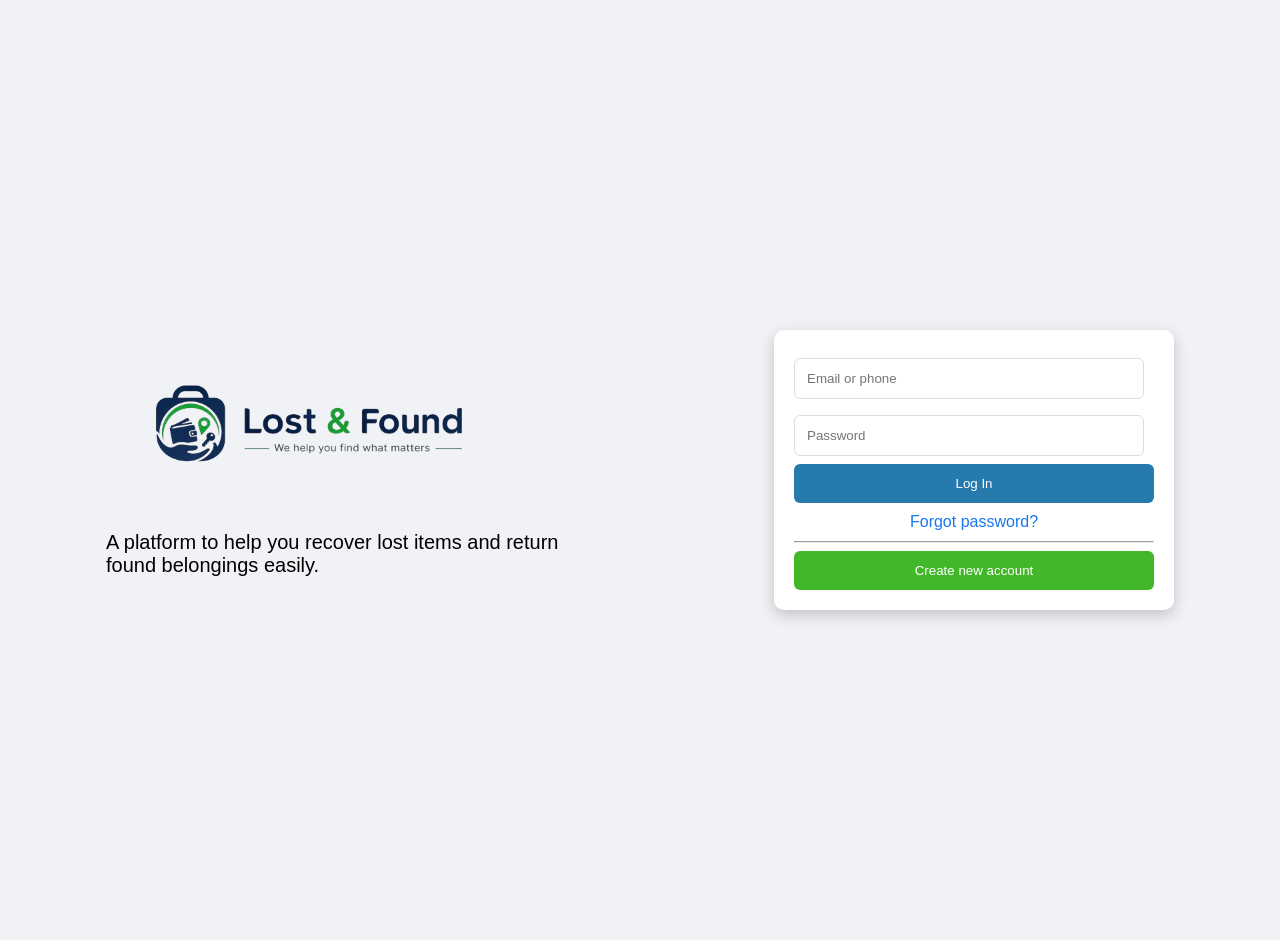
<file: index.html>
<!DOCTYPE html>
<html lang="en">
<head>
    <meta charset="UTF-8">
    <title>Signup Login</title>
    <link rel="stylesheet" href="login.css">
</head>
<body>

<div class="container">
    <div class="left">
        <img src="./assets/logo.png" alt="" width="400px">
        <p>A platform to help you recover lost items and return found belongings easily.</p>
    </div>

    <div class="right">
        <div class="card">
            <input type="text" placeholder="Email or phone" id="email-login">
            <input type="password" placeholder="Password" id="password-login">
            <button class="login-btn" id="login-button">Log In</button>

            <div class="link" onclick="openForgotModal()">Forgot password?</div>
            <hr>
            <button class="signup-btn" onclick="openModal()">Create new account</button>
        </div>
    </div>
</div>

<div class="modal" id="signupModal">
    <div class="modal-content">
        <span class="close" onclick="closeModal()">&times;</span>
        <h2>Sign Up</h2>
        <input type="text" placeholder="First Name" id="firstName">
        <input type="text" placeholder="Last Name" id="lastName">
        <input type="text" placeholder="Email" id="signupEmail">
        <input type="password" placeholder="Password" id="signupPassword">
        <input type="number" placeholder="Phone Number" id="phoneNumber">
        <button class="signup-btn">Sign Up</button>
    </div>
</div>

<div class="modal" id="forgotModal">
    <div class="modal-content">
        <span class="close" onclick="closeForgotModal()">&times;</span>
        <h2>Forgot Password</h2>
        <p style="font-size: 13px; margin-bottom: 10px; color: #666;">Enter your registered email to receive OTP.</p>
        <input type="text" placeholder="Enter Email" id="forgot-email-input">
        <button class="login-btn" id="forgot-password-submit">Send OTP</button>
    </div>
</div>

<div class="modal" id="resetModal">
    <div class="modal-content">
        <span class="close" onclick="closeResetModal()">&times;</span>
        <h2>Reset Password</h2>
        <input type="text" placeholder="Enter 6-Digit OTP" id="reset-otp-input">
        <input type="password" placeholder="Enter New Password" id="new-password-input">
        <button class="signup-btn" id="reset-password-submit">Update Password</button>
    </div>
</div>

<script src="login.js"></script>
</body>
</html>
</file>
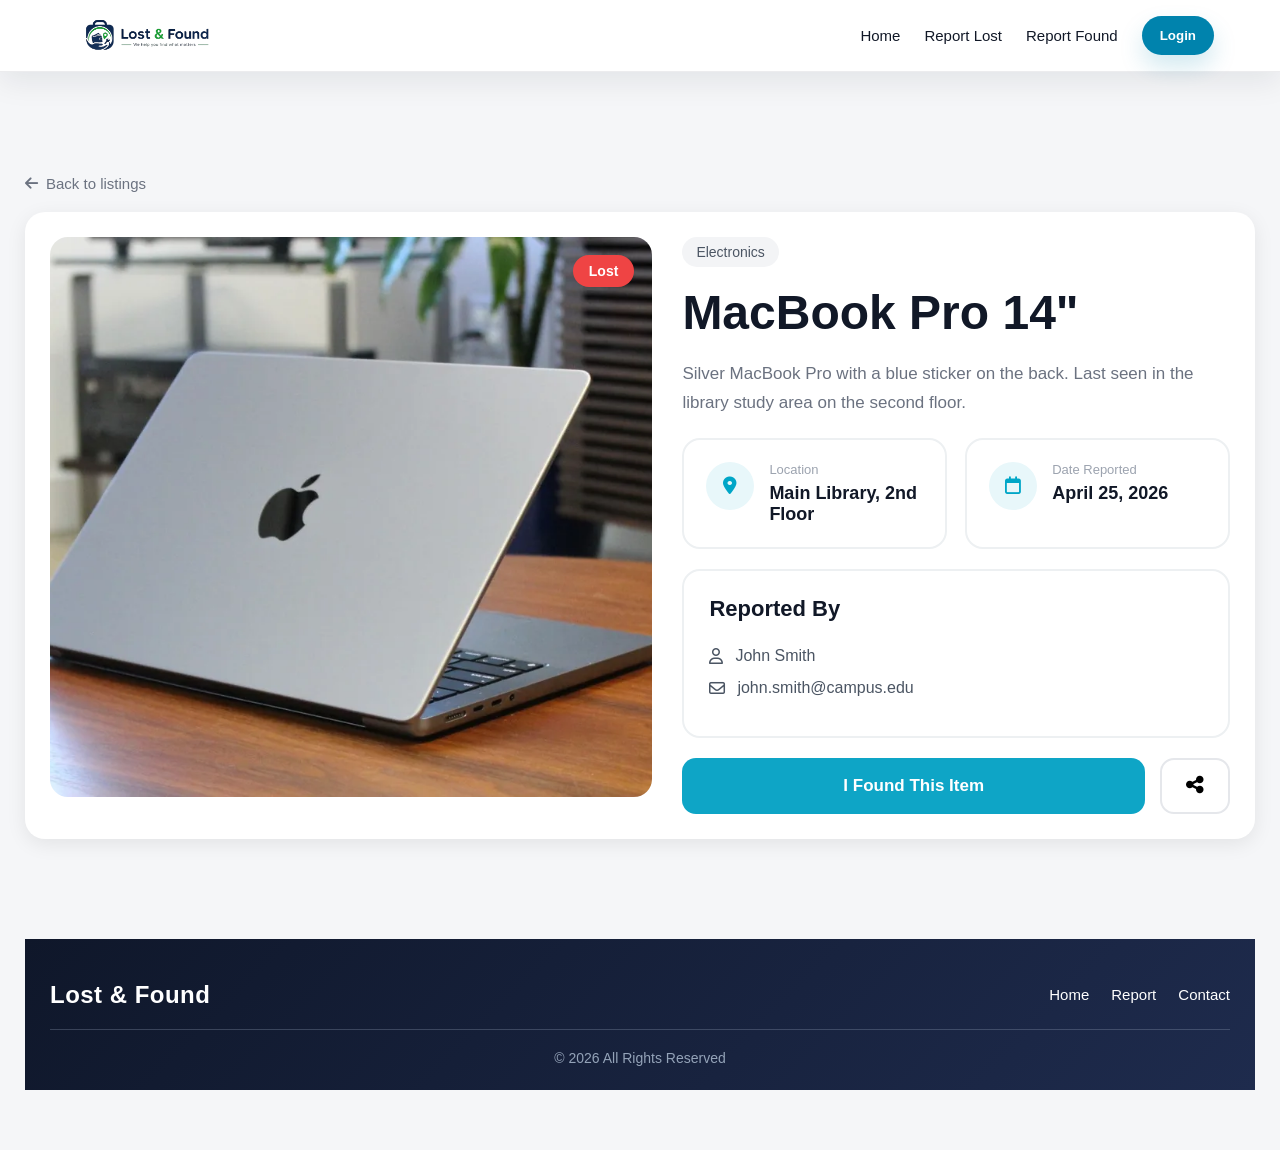
<file: item_details.html>
<!doctype html>
<html lang="en">

<head>
    <meta charset="UTF-8" />
    <meta name="viewport" content="width=device-width, initial-scale=1.0" />
    <title>Document</title>
    <link rel="stylesheet" href="item_details.css" />
    <!-- Font Awesome -->
    <link rel="stylesheet" href="https://cdnjs.cloudflare.com/ajax/libs/font-awesome/6.5.1/css/all.min.css" />

</head>
<body>

    <!-- navbar -->
    <header>
        <div class="header-container">
            <div class="logo"><a href="home page/index.html">
                <img src="../assets/logo.png" alt="" /></a>
            </div>
            <div class="page-list">
                <ul>
                    <li><a href="home page/index.html">Home</a></li>
                    <li><a href="../report item/report.html">Report Lost</a></li>
                    <li><a href="../report item/report.html">Report Found</a></li>
                </ul>

                <button class="user-greeting">Hi, Shahid 👤</button>
            </div>
        </div>
    </header>

    <!-- details page -->
    <div class="container">
        <a href="#" class="back-btn">
            <i class="fa-solid fa-arrow-left"></i>
            Back to listings
        </a>

        <div class="card">
            <!-- left side -->
            <div class="image-box">
                <img src="assets/item_details img/macbook-pro-14-m2-max.webp" alt>
                <span class="status">Lost</span>
            </div>

            <!-- right side -->
            <div class="content">
                <span class="category">Electronics</span>
                <h1 class="title">MacBook Pro 14"</h1>
                <p class="description">
                    Silver MacBook Pro with a blue sticker on the back.
                    Last seen in the library study area on the second floor.
                </p>

                <div class="info-grid">
                    <div class="info-card">
                        <div class="icon">
                            <i class="fa-solid fa-location-dot"></i>
                        </div>
                        <div class="info-text">
                            <small>Location</small>
                            <h4>Main Library, 2nd Floor</h4>
                        </div>
                    </div>

                    <div class="info-card">
                        <div class="icon">
                            <i class="fa-regular fa-calendar"></i>
                        </div>
                        <div class="info-text">
                            <small>Date Reported</small>
                            <h4>April 25, 2026</h4>
                        </div>
                    </div>

                </div>

                <div class="report-card">
                    <h3>Reported By</h3>
                    <div class="report-item">
                        <i class="fa-regular fa-user"></i>
                        <span>John Smith</span>
                    </div>
                    <div class="report-item">
                        <i class="fa-regular fa-envelope"></i>
                        <span>john.smith@campus.edu</span>
                    </div>
                </div>

                <div class="bottom-buttons">
                    <button class="primary-btn" id="foundBtn">
                        I Found This Item
                    </button>
                    <button class="share-btn" id="shareBtn">
                        <i class="fa-solid fa-share-nodes"></i>
                    </button>

                </div>
            </div>
        </div>
    </div>

    <!-- footer  -->
    <div class="footer">
        <div class="footer-upper">
            <div class="footer-left">
                <h2 class="logo">Lost & Found</h2>
            </div>
            <div class="footer-mid">
                <a href="#">Home</a>
                <a href="#">Report</a>
                <a href="#">Contact</a>
            </div>
        </div>

        <hr />

        <div class="footer-right">
            <p class="copy">© 2026 All Rights Reserved</p>
        </div>
    </div>


    <script src="user.js"></script>
    <script src="item_details.js"></script>
</body>

</html>
</file>
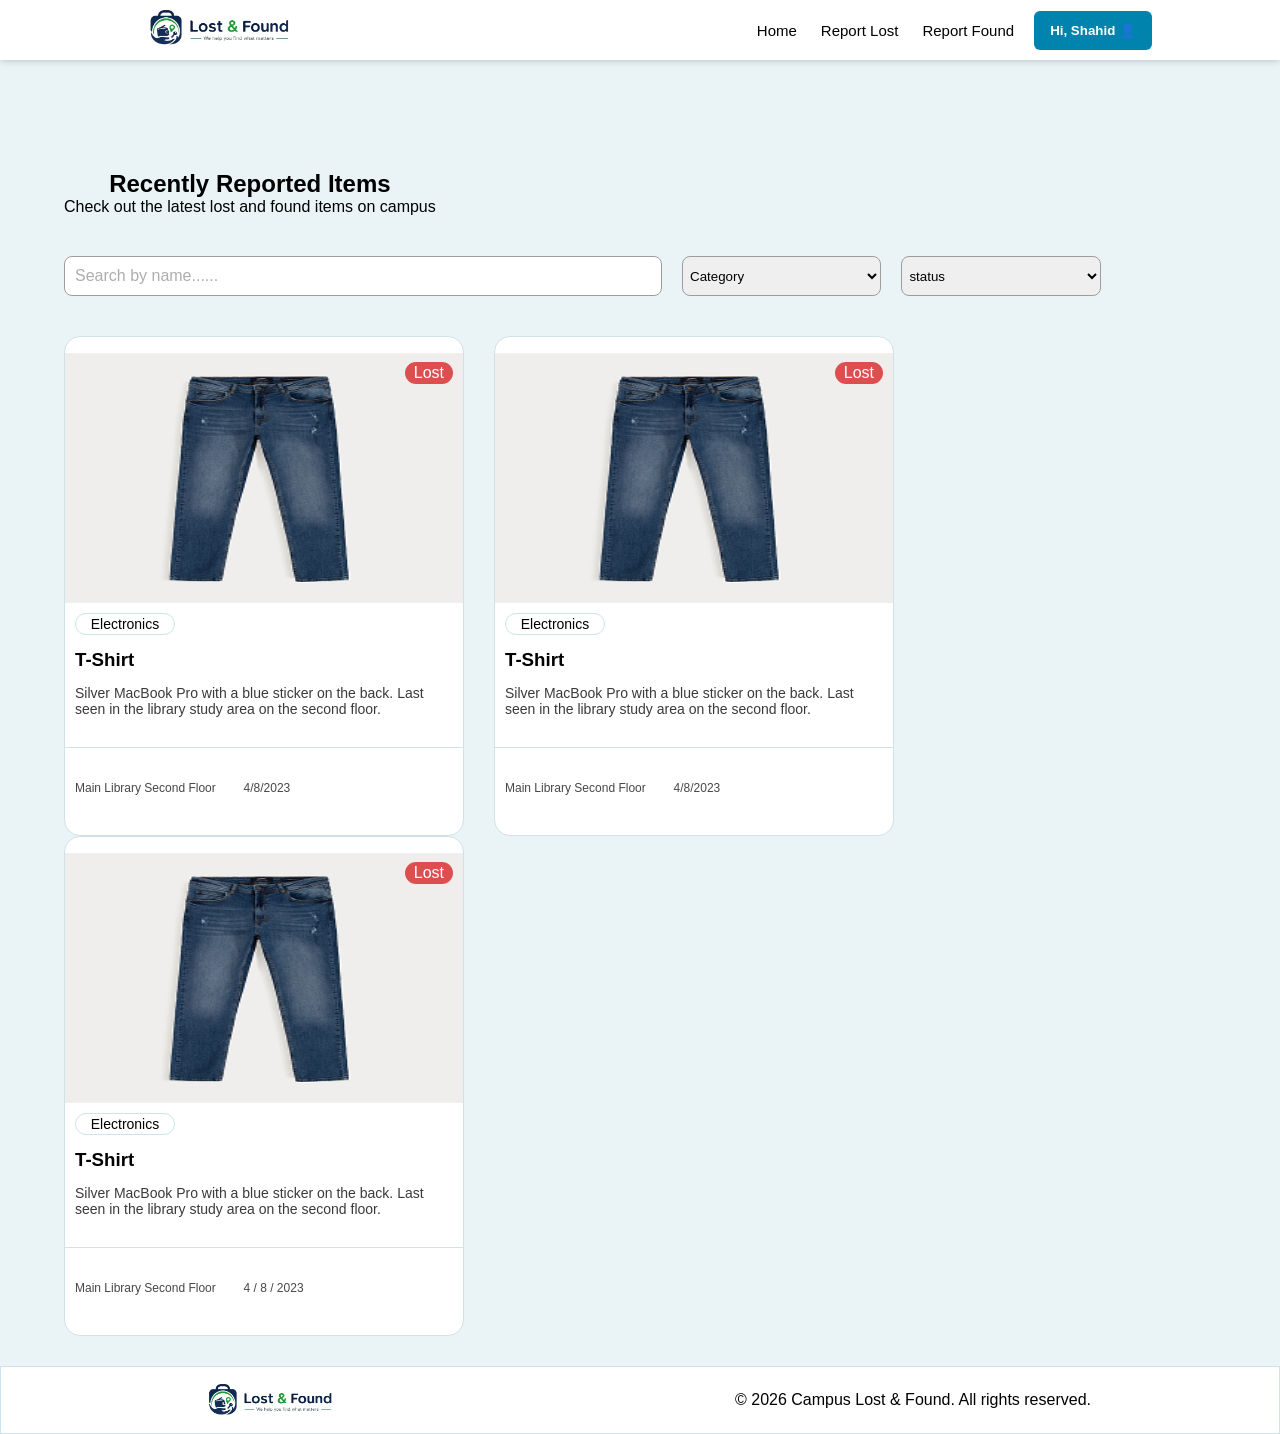
<file: filter-item/filter.html>
<!DOCTYPE html>
<html lang="en">
<head>
    <meta charset="UTF-8">
    <meta name="viewport" content="width=device-width, initial-scale=1.0">
    <title>filter-item</title>
    <link rel="stylesheet" href="../home page/style.css">
    <link rel="stylesheet" href="filter.css">
</head>
<body>
     <header>
      <div class="header-container">
        <div class="logo">
          <img src="../assets/logo.png" alt="" />
        </div>

        <div class="page-list">
          <ul>
             <li><a href="../index.html">Home</a></li>
            <li><a href="../report item/report.html">Report Lost</a></li>
            <li><a href="../report item/report.html">Report Found</a></li>
          </ul>

          <button>Hi, Shahid 👤</button>
        </div>
      </div>
    </header>


    <main>
          <section class="third-section">
        <div class="first">
          <div class="one">
            <h1>Recently Reported Items</h1>
            <p>Check out the latest lost and found items on campus</p>
          </div>
          
        </div>


           <div class="third">
            <input type="text" placeholder="Search by name......" >

           

     <select id="category">
  <option value="" disabled selected>Category</option>
  <option value="electronics">Electronics</option>
  <option value="id">ID Card</option>
  <option value="bag">Bag</option>
  <option value="books">Books</option>
  <option value="clothes">Clothing</option>
</select>


<select id="status">
  <option value="status" disabled selected>status</option>
  <option value="All">All</option>
  <option value="lost">Lost</option>
  <option value="found">Found</option>
  <option value="returned">Returned</option>
</select>
           </div>
         
        <div class="second">
        <div class="item-data">
            <p class="lost-logo">Lost</p>
            <img
              src="../assets/jeans.png"
              alt=""
              width="100%"
              height="250px"
            />
            <div class="item-data-text">
              <p class="type">Electronics</p>

              <h3>T-Shirt</h3>

              <p>
                Silver MacBook Pro with a blue sticker on the back. Last seen in
                the library study area on the second floor.
              </p>
            </div>

            <hr />

            <div class="show-date">
              <span
                ><i class="fa-solid fa-location-dot"></i>Main Library Second
                Floor</span
              >&nbsp;&nbsp; &nbsp;<span
                ><i class="fa-regular fa-calendar-days"></i>4/8/2023</span
              >
         </div>
          </div>



            <div class="item-data">
            <p class="lost-logo">Lost</p>
            <img
              src="../assets/jeans.png"
              alt=""
              width="100%"
              height="250px"
            />
            <div class="item-data-text">
              <p class="type">Electronics</p>

              <h3>T-Shirt</h3>

              <p>
                Silver MacBook Pro with a blue sticker on the back. Last seen in
                the library study area on the second floor.
              </p>
            </div>

            <hr />

            <div class="show-date">
              <span
                ><i class="fa-solid fa-location-dot"></i>Main Library Second
                Floor</span
              >&nbsp;&nbsp; &nbsp;<span
                ><i class="fa-regular fa-calendar-days"></i>4/8/2023</span
              >
         </div>
            
          </div>


             <div class="item-data">
            <p class="lost-logo">Lost</p>
            <img
              src="../assets/jeans.png"
              alt=""
              width="100%" height="250px"/>
            <div class="item-data-text">
              <p class="type">Electronics</p>

              <h3>T-Shirt</h3>

              <p>
                Silver MacBook Pro with a blue sticker on the back. Last seen in
                the library study area on the second floor.
              </p>
            </div>

            <hr />

            <div class="show-date">
              <span
                ><i class="fa-solid fa-location-dot"></i>Main Library Second
                Floor</span
              >&nbsp;&nbsp; &nbsp;<span
                ><i class="fa-regular fa-calendar-days"></i>4 / 8 / 2023</span
              >
         </div>
            
          </div>
           


        </div>
      </section>
    </main>

        <footer>
        <div class="footer-logo">
            <img src="../assets/logo.png" alt="" width="100%">
        </div>
        <div class="footer-text">
            <p>© 2026 Campus Lost & Found. All rights reserved.</p>
        </div>
    </footer>



    
</body>
</html>
</file>
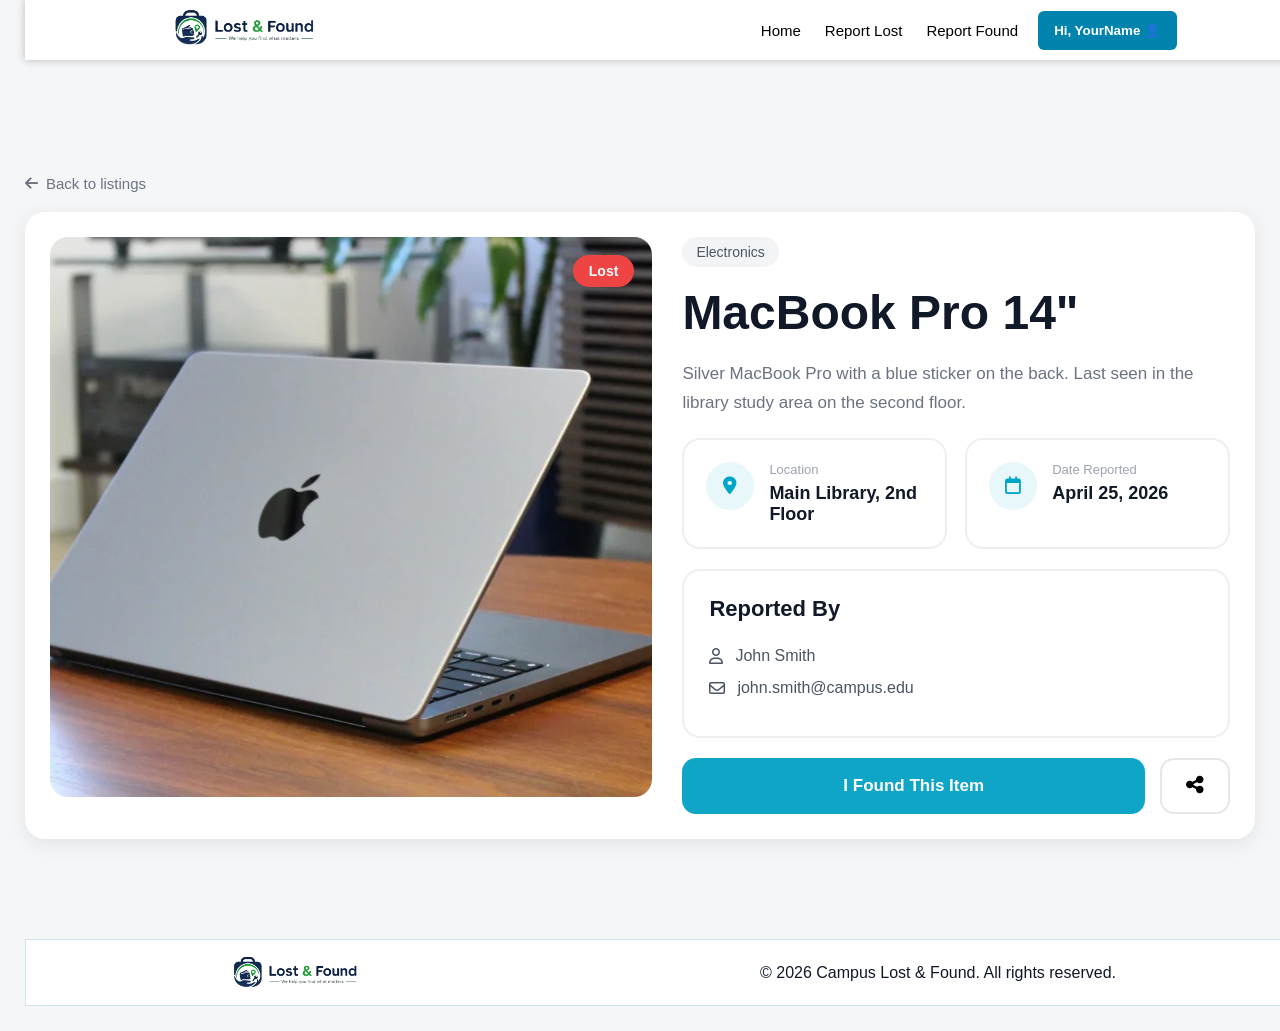
<file: item_detail page/item_details.html>
<!doctype html>
<html lang="en">
    <head>
        <meta charset="UTF-8" />
        <meta name="viewport" content="width=device-width, initial-scale=1.0" />
        <title>Document</title>
        <link rel="stylesheet" href="item_details.css" />
        <!-- Font Awesome -->
        <link rel="stylesheet"
            href="https://cdnjs.cloudflare.com/ajax/libs/font-awesome/6.5.1/css/all.min.css" />

    </head>
    <body>

        <!-- navbar -->
          <header>
      <div class="header-container">
        <div class="logo">
          <a href="../home page/index.html">
          <img src="../assets/logo.png" alt="" /></a>
        </div>

        <div class="page-list">
          <ul>
            <li><a href="../home page/index.html">Home</a></li>
            <li><a href="../report item/report.html">Report Lost</a></li>
            <li><a href="../report item/report.html">Report Found</a></li>
          </ul>

          <button class="user-greeting">Hi, YourName 👤</button>
        </div>
      </div>
    </header>

        <!-- details page -->
        <div class="container">
            <a href="#" class="back-btn">
                <i class="fa-solid fa-arrow-left"></i>
                Back to listings
            </a>

            <div class="card">
                <!-- left side -->
                <div class="image-box">
                    <img
                        src="/assets/item_details img/macbook-pro-14-m2-max.webp"
                        alt>
                    <span class="status">Lost</span>
                </div>

                <!-- right side -->
                <div class="content">
                    <span class="category">Electronics</span>
                    <h1 class="title">MacBook Pro 14"</h1>
                    <p class="description">
                        Silver MacBook Pro with a blue sticker on the back.
                        Last seen in the library study area on the second floor.
                    </p>

                    <div class="info-grid">
                        <div class="info-card">
                            <div class="icon">
                                <i class="fa-solid fa-location-dot"></i>
                            </div>
                            <div class="info-text">
                                <small>Location</small>
                                <h4>Main Library, 2nd Floor</h4>
                            </div>
                        </div>

                        <div class="info-card">
                            <div class="icon">
                                <i class="fa-regular fa-calendar"></i>
                            </div>
                            <div class="info-text">
                                <small>Date Reported</small>
                                <h4>April 25, 2026</h4>
                            </div>
                        </div>

                    </div>

                    <div class="report-card">
                        <h3>Reported By</h3>
                        <div class="report-item">
                            <i class="fa-regular fa-user"></i>
                            <span>John Smith</span>
                        </div>
                        <div class="report-item">
                            <i class="fa-regular fa-envelope"></i>
                            <span>john.smith@campus.edu</span>
                        </div>
                    </div>

                    <div class="bottom-buttons">
                        <button class="primary-btn" id="foundBtn">
                            I Found This Item
                        </button>
                        <button class="share-btn" id="shareBtn">
                            <i class="fa-solid fa-share-nodes"></i>
                        </button>

                    </div>
                </div>
            </div>
        </div>

        <!-- footer  -->
     <footer>
        <div class="footer-logo">
            <img src="../assets/logo.png" alt="" width="100%">
        </div>
        <div class="footer-text">
            <p>© 2026 Campus Lost & Found. All rights reserved.</p>
        </div>
    </footer>

        <script src="item_details.js"></script>
    </body>
</html>
</file>
<file: login.css>
body {
    margin: 0;
    font-family: Arial, sans-serif;
    background: #f0f2f5;
    box-sizing: border-box;
}

/* MAIN LAYOUT */
.container {
    display: flex;
    justify-content: space-around;
    align-items: center;
    height: 100vh;
    padding: 20px;
}

/* LEFT SIDE */
.left {
    width: 40%;
}

.left p {
    font-size: 20px;
}

/* RIGHT SIDE */
.right {
    width: 400px;
}

/* CARD */
.card {
    background: #fff;
    padding: 20px;
    border-radius: 10px;
    box-shadow: 0 5px 15px rgba(0,0,0,0.2);
}

.card input {
    width: 90%;
    padding: 12px;
    margin: 8px 0;
    border: 1px solid #ddd;
    border-radius: 6px;
    outline: none;
}

.card input:focus {
    border: 1px solid #277aae;
}

/* BUTTONS */
.login-btn {
    width: 100%;
    background: #277aae;
    color: white;
    border: none;
    padding: 12px;
    border-radius: 6px;
    cursor: pointer;
}

.signup-btn {
    width: 100%;
    background: #42b72a;
    color: white;
    border: none;
    padding: 12px;
    border-radius: 6px;
    cursor: pointer;
}

.login-btn:hover {
    background: #166fe5;
}

.signup-btn:hover {
    background: #36a420;
}

.link {
    text-align: center;
    margin: 10px 0;
    color: #1877f2;
    cursor: pointer;
}

/* MODAL */
.modal {
    display: none;
    position: fixed;
    top: 0;
    left: 0;
    width: 100%;
    height: 100%;
    background: rgba(0,0,0,0.5);
    justify-content: center;
    align-items: center;
    z-index: 1000;
}

.modal-content {
    background: white;
    padding: 20px;
    border-radius: 10px;
    width: 350px;
}

.modal-content input {
    width: 95%;
    padding: 10px;
    margin: 6px 0;
}

.close {
    float: right;
    cursor: pointer;
    font-size: 20px;
}

/* =========================
   TABLET
========================= */
@media (max-width: 992px) {
    .container {
        flex-direction: column;
        justify-content: center;
        height: auto;
        gap: 30px;
    }

    .left {
        width: 80%;
        text-align: center;
    }

    .right {
        width: 80%;
    }
}

/* =========================
   MOBILE
========================= */
@media (max-width: 600px) {
    .container {
        padding: 10px;
    }

    .left {
        width: 100%;
    }

    .left p {
        font-size: 16px;
    }

    .right {
        width: 100%;
    }

    .card {
        padding: 15px;
    }

    .card input {
        width: 100%;
        font-size: 14px;
    }

    .login-btn,
    .signup-btn {
        padding: 10px;
        font-size: 14px;
    }

    .modal-content {
        width: 90%;
    }
}
</file>
<file: item_details.css>
* {
            margin: 0;
            padding: 0;
            box-sizing: border-box;
            font-family: Arial, Helvetica, sans-serif;
        }

        body {
            background: #f5f6f8;
            color: #111827;
            padding: 25px 25px 60px;
            min-height: 100vh;
        }

        /* navbar  */
        header {
            position: fixed;
            top: 0;
            left: 0;
            right: 0;
            height: 72px;
            display: flex;
            justify-content: center;
            align-items: center;
            background: rgba(255, 255, 255, 0.98);
            border-bottom: 1px solid rgba(15, 23, 42, 0.08);
            box-shadow: 0 10px 30px rgba(15, 23, 42, 0.08);
            z-index: 10;
            backdrop-filter: blur(10px);
        }

        header .header-container {
            width: min(1180px, 100%);
            display: flex;
            justify-content: space-between;
            align-items: center;
            gap: 24px;
            padding: 0 16px;
        }

        .logo img {
            width: 160px;
            max-width: 100%;
            display: block;
        }

        .page-list {
            display: flex;
            align-items: center;
            gap: 24px;
            flex-wrap: wrap;
        }

        .page-list ul {
            display: flex;
            gap: 24px;
            list-style: none;
            align-items: center;
            flex-wrap: wrap;
        }

        .page-list li {
            font-size: 15px;
            font-weight: 500;
        }

        .page-list li a {
            text-decoration: none;
            color: #111827;
            transition: color 0.2s ease, transform 0.2s ease;
        }

        .page-list li a:hover,
        .page-list li a:focus {
            color: #0083ad;
            transform: translateY(-1px);
        }

        .page-list button {
            padding: 12px 18px;
            border: none;
            border-radius: 999px;
            background-color: #0083ad;
            color: #ffffff;
            font-weight: 700;
            cursor: pointer;
            box-shadow: 0 12px 25px rgba(0, 131, 173, 0.18);
            transition: background-color 0.2s ease, transform 0.2s ease;
        }

        .page-list button:hover,
        .page-list button:focus {
            background-color: #006d8f;
            transform: translateY(-1px);
        }

        .footer {
            width: 100%;
            background: linear-gradient(135deg, #0f172a 0%, #1e2b4d 100%);
            color: #e2e8f0;
            padding: 42px 24px 24px;
            display: flex;
            flex-direction: column;
            gap: 20px;
        }

        .footer-upper {
            width: min(1180px, 100%);
            margin: 0 auto;
            display: flex;
            justify-content: space-between;
            align-items: center;
            gap: 32px;
            flex-wrap: wrap;
        }

        .footer-left {
            display: flex;
            flex-direction: column;
            gap: 8px;
            color: #cbd5e1;
        }

        .footer-left .logo {
            font-size: 24px;
            font-weight: 700;
            letter-spacing: 0.02em;
            color: #ffffff;
        }

        .footer-mid {
            display: flex;
            flex-wrap: wrap;
            gap: 22px;
            align-items: center;
        }

        .footer-mid a {
            color: #ffffff;
            text-decoration: none;
            font-size: 15px;
            transition: color 0.2s ease, transform 0.2s ease;
            border-bottom: 1px solid transparent;
        }

        .footer-mid a:hover,
        .footer-mid a:focus {
            color: #a1bdff;
            border-bottom-color: #a1bdff;
            transform: translateY(-1px);
        }

        .footer hr {
            width: min(1180px, 100%);
            margin: 0 auto;
            border: none;
            height: 1px;
            background: rgba(148, 163, 184, 0.3);
        }

        .footer-right {
            width: min(1180px, 100%);
            margin: 0 auto;
            text-align: center;
            color: #94a3b8;
            font-size: 14px;
        }

        @media (max-width: 860px) {
            .header .header-container {
                justify-content: space-between;
                padding: 0 14px;
            }

            .page-list {
                width: 100%;
                justify-content: flex-end;
                gap: 16px;
            }

            .page-list ul {
                gap: 16px;
            }

            .page-list li {
                font-size: 14px;
            }

            .page-list button {
                padding: 10px 16px;
                font-size: 14px;
            }

            .footer-upper {
                justify-content: space-between;
                gap: 16px;
            }

            .footer-left {
                width: 100%;
            }

            .footer-mid {
                justify-content: flex-start;
                width: 100%;
            }

            .footer-right {
                text-align: left;
            }
        }

        @media (max-width: 640px) {
            header {
                height: auto;
                padding: 12px 0;
            }

            .header .header-container {
                flex-direction: column;
                align-items: flex-start;
            }

            .page-list {
                width: 100%;
                flex-direction: column;
                align-items: flex-start;
            }

            .page-list ul {
                flex-wrap: wrap;
                gap: 12px;
            }

            .footer-upper {
                flex-direction: column;
                align-items: flex-start;
            }

            .footer-mid {
                width: 100%;
                gap: 16px;
            }

            .footer-right {
                text-align: left;
            }
        }

        /* detail page css */

        .container {
            max-width: 1300px;
            margin: auto;
            margin-top: 150px;
            margin-bottom: 100px;
        }

        .back-btn {
            display: inline-flex;
            align-items: center;
            gap: 8px;
            text-decoration: none;
            color: #6b7280;
            margin-bottom: 20px;
            font-size: 15px;
            transition: 0.3s;
        }

        .back-btn:hover {
            color: #000;
        }

        .card {
            display: grid;
            grid-template-columns: 1.1fr 1fr;
            gap: 30px;
            background: #fff;
            padding: 25px;
            border-radius: 20px;
            box-shadow: 0 5px 20px rgba(0, 0, 0, 0.08);
        }

        /* LEFT IMAGE */
        .image-box {
            position: relative;
            overflow: hidden;
            border-radius: 18px;
            height: 560px;
        }

        .image-box img {
            width: 100%;
            height: 100%;
            object-fit: cover;
            display: block;
        }

        .status {
            position: absolute;
            top: 18px;
            right: 18px;
            background: #ef4444;
            color: #fff;
            padding: 8px 16px;
            border-radius: 999px;
            font-size: 14px;
            font-weight: 600;
        }

        /* RIGHT CONTENT */
        .content {
            display: flex;
            flex-direction: column;
            gap: 20px;
        }

        .category {
            width: max-content;
            background: #f3f4f6;
            color: #4b5563;
            padding: 7px 14px;
            border-radius: 999px;
            font-size: 14px;
            font-weight: 500;
        }

        .title {
            font-size: 48px;
            font-weight: 700;
            line-height: 1.1;
        }

        .description {
            color: #6b7280;
            line-height: 1.7;
            font-size: 17px;
        }

        .info-grid {
            display: grid;
            grid-template-columns: 1fr 1fr;
            gap: 18px;
        }

        .info-card {
            background: #fff;
            border: 2px solid #edf0f2;
            border-radius: 18px;
            padding: 22px;
            display: flex;
            align-items: flex-start;
            gap: 15px;
            transition: 0.3s;
        }

        .info-card:hover {
            transform: translateY(-3px);
            box-shadow: 0 5px 15px rgba(0, 0, 0, 0.05);
        }

        .icon {
            width: 48px;
            height: 48px;
            border-radius: 50%;
            background: #e8f7fa;
            color: #00a6c7;
            display: flex;
            align-items: center;
            justify-content: center;
            font-size: 18px;
            flex-shrink: 0;
        }

        .info-text small {
            display: block;
            color: #9ca3af;
            margin-bottom: 6px;
            font-size: 13px;
        }

        .info-text h4 {
            font-size: 18px;
            font-weight: 600;
        }

        .report-card {
            border: 2px solid #edf0f2;
            border-radius: 18px;
            padding: 25px;
        }

        .report-card h3 {
            margin-bottom: 25px;
            font-size: 22px;
        }

        .report-item {
            display: flex;
            align-items: center;
            gap: 12px;
            color: #4b5563;
            margin-bottom: 14px;
            font-size: 16px;
        }

        .bottom-buttons {
            margin-top: auto;
            display: flex;
            gap: 15px;
        }

        .primary-btn {
            flex: 1;
            border: none;
            background: #0ea5c6;
            color: #fff;
            padding: 18px;
            border-radius: 14px;
            font-size: 17px;
            font-weight: 600;
            cursor: pointer;
            transition: 0.3s;
        }

        .primary-btn:hover {
            background: #0284c7;
        }

        .share-btn {
            width: 70px;
            border: none;
            background: #fff;
            border: 2px solid #e5e7eb;
            border-radius: 14px;
            cursor: pointer;
            font-size: 20px;
            transition: 0.3s;
        }

        .share-btn:hover {
            background: #f3f4f6;
        }

        /* TABLET */
        @media(max-width:992px) {
            .card {
                grid-template-columns: 1fr;
            }

            .image-box {
                height: 450px;
            }

            .title {
                font-size: 40px;
            }
        }

        /* MOBILE */
        @media(max-width:600px) {

            body {
                padding: 15px;
            }

            .card {
                padding: 15px;
                gap: 20px;
            }

            .image-box {
                height: 300px;
            }

            .title {
                font-size: 32px;
            }

            .description {
                font-size: 15px;
            }

            .info-grid {
                grid-template-columns: 1fr;
            }

            .bottom-buttons {
                flex-direction: column;
            }

            .share-btn {
                width: 100%;
                height: 55px;
            }
        }
</file>
<file: home page/style.css>
*{
    margin: 0px;
    padding: 0px;
    box-sizing: border-box;
    font-family: 'Inter', sans-serif;
}
body{
 
   background-color: #eaf4f7;
   overflow-x: hidden;
   
}
button {
  cursor: pointer;
}

header{
    width: 100vw;
    height: 60px;
    display: flex;
    justify-content: center;
    align-items: center;
    background-color: white;
   box-shadow: 0px 0px 8px rgba(0,0,0,0.25);
   position: fixed;
   top: 0px;
   z-index: 2;
    backdrop-filter: blur(10px);

}

header .header-container{
    width: 80%;
    display: flex;
    justify-content: space-between;
    align-items: center;
    
}

 .logo img{
   width: 180px;
}

.page-list{
    display: flex;
    column-gap: 20px;
}

.page-list ul{
    list-style-type: none;
    display: flex;
    align-items: center;
    column-gap: 10px;
}

ul li{
    font-size: 15px;
    margin-left: 14px;
    cursor: pointer;
}

li a{
    text-decoration: none;
    color: black;
}

a:hover{
   color: #277aae;
}

.page-list button{
    padding: 12px  16px;
    border: none;
    color: white;
    border-radius: 6px;
    background-color: #0083ad;
    font-weight: bold;
}

main{
    width: 100vw;
    margin-top: 90px;
    display: flex;
    flex-direction: column;
    row-gap: 120px;
    align-items: center;
    justify-content: center;
    background-color: #eaf4f7;
    padding-top: 50px;

}

.first-section{
   width:85% ;
   display: flex;
   flex-direction: column;
   align-items: center;
   row-gap: 30px;

}

.first-section .main-logo{
padding: 8px 14px;
    background-color: #d8ebf2;
    border-radius: 15px;
    color: #0083ad;
}

.first-section h1{
    width: 800px;
    font-size: 40px;
    text-align: center;
}

.first-section p{
    width: 900px;
    color: rgb(58, 58, 58);
    font-size: 20px;
    text-align: center;
}

.first-section .search{
    display:flex;
    align-items:center ;
    column-gap: 20px;
}

.search input{
    width: 450px;
    height: 50px;
    border: 1px solid lightgray;
    border-radius: 8px;
    padding: 10px;
}
input::placeholder{
    color: rgb(175, 172, 172);
    font-size: 16px;

}

input:focus{
    border:3px solid #2598bf;
    outline: none;
}

.search button{
    padding: 14px 15px;
    background-color: #0083ad;
    color: white;
    border: none;
    border-radius: 7px;
}

.first-section .show-item{
    width: 100%;
    display: flex;
    justify-content: center;
    align-items: center;
    column-gap: 0px;
}

.show-item > p{
    width: 190px;
    font-size: 14px;
}


.second-section{
    width: 85%;
    display: flex;
    flex-direction: column;
    align-items: center;
    row-gap: 10px;
}

.second-section h1{
    font-weight: bold;

}

.second-section p{
    color: rgb(55, 55, 55);
    font-size: 18px;
}

.second-section .find-items-list{
    margin-top: 10px;
    width: 100%;
    display: flex;
    justify-content: space-between;

}

.find-items-list .item1{
    width: 140px;
    height: 160px;
    border: 1px solid #d0e1e7;
    border-radius: 15px;
    display: flex;
    flex-direction: column;
    align-items: center;
    justify-content: center;
    row-gap: 8px;
     background-color: white;
      transition: transform 0.3s ease;
      cursor: pointer;
    
}

.item1:hover{
      transform: translateY(-10px);
      
}

.item1 span{
   
     background-color: #e6f3f7 ;
     padding: 10px;
     border-radius: 7px;
}

.item1:hover span {
  background-color: #0083ad; 
  transition: color 0.3s ease;
}
span i{
    color: #0083ad;
}

.item1:hover span i {
  color:white;

  transition: all 0.3s ease;
}


.item1 p{
    font-size: 15px;
}


.third-section{
    padding-top: 30px;
    width: 90%;
    display: flex;
    flex-direction: column;
    row-gap: 40px;
}

.third-section .first{
    width: 100%;
   display: flex;
   justify-content: space-between;
   align-items: center;
}

.first .one{
    display: flex;
    flex-direction: column;
    align-items: center;
}

.first .two{
  display: flex;
  justify-content: center;
  align-items: center;
}

.two a{
    text-decoration: none;
    color: black;
    padding: 9px 18px;
    border-radius: 5px;
    border: 1px solid #d0e1e7;
    background-color: white;
}


.third-section .second{
    width: 100%;
   display: flex;
   column-gap: 30px;
   flex-wrap: wrap;
}

.second .item-data{
    width: 400px;
    height: 500px;
    border-radius: 16px;
   border: 1px solid #d0e1e7;
    padding-top: 16px;
    background-color: white;
    overflow: hidden;
    display: flex;
    flex-direction: column;
    row-gap: 10px;
    position: relative;
   transition: transform 0.3s ease;
   
}
.item-data:hover{
     transform: translateY(-10px);
  box-shadow: rgba(100, 100, 111, 0.2) 0px 7px 29px 0px;
  cursor: pointer;
}


.item-data .item-data-text{
   padding-inline: 10px;
    display: flex;
    flex-direction: column;
    row-gap: 14px;
}

.item-data-text .type{
    width:100px ;
    padding: 2px 5px;
    border: 1px solid  #cbe4ed;
    border-radius: 15px;
    color: black;
    text-align: center;
}

.item-data-text p{
    font-size: 14px;
    color: rgb(58, 58, 58);
}

.item-data hr{
     border: 0;            
  height: 1px;           
  background: #d0e1e7;   
  margin: 20px 0;   
}

.show-date span{
    padding-left: 10px;
    font-size: 12px;
    color: rgb(72, 70, 70);
}
.show-date span i{
    font-size: 12px;
    color: rgb(72, 70, 70);
}

.item-data .lost-logo{
    
    padding: 2px 9px;
    border-radius: 15px;
    color: white;
    background-color: rgb(221, 79, 79);
    text-align: center;
    position: absolute;
    top: 25px;
    right: 10px;
}


footer{
    margin-top: 30px;
    margin-bottom: 0px;
    width: 100vw;
    background-color: white;
    display: flex;
    justify-content: space-around;
    border:1px solid  #cbe4ed;

}

footer .footer-logo{
    width: 160px;
    display: flex;
    justify-content: center;
    align-items: center;
}


footer .footer-text{
    display: flex;
    justify-content: center;
    align-items: center;
    padding-left: 10px;
}

 

@media (max-width: 768px) {

  header .header-container {
    width: 95%;
  }

  .page-list button {
    padding: 8px 10px;
    font-size: 12px;
  }
 .first-section .main-logo{
    padding: 6px 14px;
    background-color: #d8ebf2;
    border-radius: 15px;
    color: #0083ad;
    font-size: 13px;
 }

 .page-list ul{
    row-gap: 3px;
 }

  .page-list ul li {
    font-size: 7px;
  }

  .page-list button{
    padding: 3px 7px;
    font-size: 7px;
  }
  .first-section h1 {
    width: 100%;
    font-size: 28px;
  }

  .first-section p {
    width: 100%;
    font-size: 16px;
  }

 .first-section .search{
    display:flex;
    flex-direction: column;
    align-items:center ;
    row-gap: 20px;
}

  .search input {
    width: 100%;
  }

  .search button {
    width: 100%;
  }

  .second-section .find-items-list {
    flex-wrap: wrap;
    justify-content: center;
    gap: 15px;
  }

  .third-section .second {
    
      row-gap:20px;
         width: 60%;
   display: flex;
   justify-content: center;
   
      
 
  }

  .second .item-data {
    width: 90%;
  }

  .third-section .third{
    flex-direction: column;
    row-gap: 10px;
  }

  .third input{
    width: 40%
  }

  .third #category{
     width: 20%;
     height: 20px;
  }

  .third #status{
     width: 20%;
     height: 20px;
  }
}





@media (max-width: 480px) {

  .logo img {
    width: 120px;
  }

  .page-list button {
    padding: 8px 10px;
    font-size: 12px;
  }

  main {
    row-gap: 80px;
  }

  .first-section {
    row-gap: 20px;
  }

  .first-section h1 {
    font-size: 22px;
  }

  .first-section p {
    font-size: 14px;
  }

  .first-section .search{
    display:flex;
    flex-direction: column;
    align-items:center ;
    row-gap: 20px;
}
  .show-item {
    flex-direction: column;
    row-gap: 10px;
  }

  .show-item > p {
    width: auto;
  }

  .second-section h1 {
    font-size: 22px;
  }

  .second-section p {
    font-size: 14px;
    text-align: center;
  }

  .find-items-list .item1 {
    width: 120px;
    height: 130px;
  }

  .third-section .first {
    flex-direction: column;
    row-gap: 10px;
  }

  .third-section .second{
      row-gap:20px;
         width: 100%;
   display: flex;
   justify-content: center;
   flex-wrap: wrap;
      
  }

  .third-section .third{
    flex-direction: column;
    row-gap: 10px;
  }

    .third input{
    width: 40%
  }

  .third #category{
     width: 20%;
     height: 20px;
  }

  .third #status{
     width: 20%;
     height: 20px;
  }

  .second .item-data {
    width: 100%;
  }

  footer {
    flex-direction: column;
    row-gap: 10px;
    padding: 10px 0;
  }
}
</file>
<file: filter-item/filter.css>
*{
    margin: 0px;
    padding: 0px;
    box-sizing: border-box;
}

.third-section{
    display: flex;
    flex-direction: column;
}

.third-section .third{
    width: 90%;
    display:flex ;
    justify-content: center;
    align-items: center;
    column-gap: 20px;
}

.third input{
    width: 60%;
    height: 40px;
    border: 1px solid rgb(158, 157, 157);
    border-radius: 8px;
    padding: 10px;
}
input:focus{
    border:3px solid #2598bf;
   
}

input::placeholder{
    color: rgb(175, 172, 172);
    font-size: 16px;
}



.third #category{
    width: 20%;
    height: 40px;
    border: 1px solid  rgb(158, 157, 157);
    border-radius: 8px;
    padding: 3px;
}

#category:focus{
     border:3px solid #2598bf;
}

.third #status{
    width: 20%;
    height: 40px;
    border: 1px solid  rgb(158, 157, 157);
    border-radius: 8px;
    padding: 3px;
}

#status:focus{
     border:3px solid #2598bf;
}
</file>
<file: item_detail page/item_details.css>
* {
            margin: 0;
            padding: 0;
            box-sizing: border-box;
            font-family: Arial, Helvetica, sans-serif;
        }

        body {
            background: #f5f6f8;
            padding: 25px;
            color: #111827;
        }


        header {
            width: 100vw;
            height: 60px;
            display: flex;
            justify-content: center;
            align-items: center;
            background-color: white;
            box-shadow: 0px 0px 8px rgba(0, 0, 0, 0.25);
            position: fixed;
            top: 0px;
            z-index: 2;
            backdrop-filter: blur(10px);

        }

        header .header-container {
            width: 80%;
            display: flex;
            justify-content: space-between;
            align-items: center;

        }

        .logo img {
            width: 180px;
        }

        .page-list {
            display: flex;
            column-gap: 20px;
        }

        .page-list ul {
            list-style-type: none;
            display: flex;
            align-items: center;
            column-gap: 10px;
        }

        ul li {
            font-size: 15px;
            margin-left: 14px;
            cursor: pointer;
        }

        li a {
            text-decoration: none;
            color: black;
        }

        a:hover {
            color: #277aae;
        }

        .page-list button {
            padding: 12px 16px;
            border: none;
            color: white;
            border-radius: 6px;
            background-color: #0083ad;
            font-weight: bold;
        }

        footer {
            margin-top: 30px;
            width: 100vw;
            background-color: white;
            display: flex;
            justify-content: space-around;
            border: 1px solid #cbe4ed;

        }

        footer .footer-logo {
            width: 160px;
            display: flex;
            justify-content: center;
            align-items: center;
        }


        footer .footer-text {
            display: flex;
            justify-content: center;
            align-items: center;
            padding-left: 10px;
        }




        @media (min-width: 1280px) and (max-width: 1450px) {
            .footer {
                flex-direction: column;
                /* font-size: 15px; */
                height: fit-content;
                margin: 0;
                padding: 15px 0px 10px 0px;
                gap: 15px;
            }

            .footer-left {
                color: #a1bdff;
                font-size: 20px;
            }

            .footer-mid {
                display: flex;
                gap: 20px;
            }

            .footer-mid a {
                color: white;
                font-size: 16px;
            }
        }

        @media (min-width: 769px) and (max-width: 1279px) {
            .nav {
                height: 80px;
            }

            .nav-logo img {
                width: 100px;
            }

            .nav-right {
                gap: 20px;
                font-size: 18px;
            }

            .footer {
                flex-direction: column;
                /* font-size: 15px; */
                height: fit-content;
                margin: 0;
                padding: 15px 0px 10px 0px;
                gap: 15px;
            }

            .footer-left {
                color: #a1bdff;
                font-size: 20px;
            }

            .footer-mid {
                display: flex;
                gap: 20px;
            }

            .footer-mid a {
                color: white;
                font-size: 16px;
            }
        }

        @media (min-width: 481px) and (max-width: 768px) {
            .nav {
                padding: 1px;
                gap: 50px;
                height: 80px;
                justify-content: space-around;
            }

            .nav-logo img {
                width: 80px;
            }

            .nav-right {
                gap: 15px;
                width: 60%;
                font-size: 16px;
            }

            .footer {
                flex-direction: column;
                /* font-size: 15px; */
                height: fit-content;
                margin: 0;
                padding: 15px 0px 10px 0px;
                gap: 15px;
            }

            .footer-left {
                color: #a1bdff;
                font-size: 20px;
            }

            .footer-mid {
                display: flex;
                gap: 20px;
            }

            .footer-mid a {
                color: white;
                font-size: 16px;
            }
        }

        @media (min-width: 301px) and (max-width: 480px) {
            .nav {
                /* flex-direction: column; */

                justify-content: space-between;
                gap: 5px;
                padding: 1px;
                height: 60px;
            }

            .nav-logo img {
                width: 70px;
                /* margin-top: -15px; */
            }

            .nav-right {
                gap: 10px;
                text-align: center;
                width: 70%;
                font-size: 15px;
                align-items: center;
            }

            .footer {
                flex-direction: column;
                /* font-size: 15px; */
                height: fit-content;
                margin: 0;
                padding: 15px 0px 10px 0px;
                gap: 15px;
            }

            .footer-upper {
                display: flex;
                flex-direction: column;
                align-items: center;
                justify-content: space-around;
                width: 90%;
                gap: 15px;
            }

            .footer-left {
                color: #a1bdff;
                font-size: 20px;
            }

            .footer-mid {
                display: flex;
                gap: 20px;
            }

            .footer-mid a {
                /* text-decoration: underline; */
                color: white;
                font-size: 16px;
            }

            .footer-right {
                color: rgb(204, 203, 203);
            }
        }

        /* detail page css */

        .container {
            max-width: 1300px;
            margin: auto;
            margin-top: 150px;
            margin-bottom: 100px;
        }

        .back-btn {
            display: inline-flex;
            align-items: center;
            gap: 8px;
            text-decoration: none;
            color: #6b7280;
            margin-bottom: 20px;
            font-size: 15px;
            transition: 0.3s;
        }

        .back-btn:hover {
            color: #000;
        }

        .card {
            display: grid;
            grid-template-columns: 1.1fr 1fr;
            gap: 30px;
            background: #fff;
            padding: 25px;
            border-radius: 20px;
            box-shadow: 0 5px 20px rgba(0, 0, 0, 0.08);
        }

        /* LEFT IMAGE */
        .image-box {
            position: relative;
            overflow: hidden;
            border-radius: 18px;
            height: 560px;
        }

        .image-box img {
            width: 100%;
            height: 100%;
            object-fit: cover;
            display: block;
        }

        .status {
            position: absolute;
            top: 18px;
            right: 18px;
            background: #ef4444;
            color: #fff;
            padding: 8px 16px;
            border-radius: 999px;
            font-size: 14px;
            font-weight: 600;
        }

        /* RIGHT CONTENT */
        .content {
            display: flex;
            flex-direction: column;
            gap: 20px;
        }

        .category {
            width: max-content;
            background: #f3f4f6;
            color: #4b5563;
            padding: 7px 14px;
            border-radius: 999px;
            font-size: 14px;
            font-weight: 500;
        }

        .title {
            font-size: 48px;
            font-weight: 700;
            line-height: 1.1;
        }

        .description {
            color: #6b7280;
            line-height: 1.7;
            font-size: 17px;
        }

        .info-grid {
            display: grid;
            grid-template-columns: 1fr 1fr;
            gap: 18px;
        }

        .info-card {
            background: #fff;
            border: 2px solid #edf0f2;
            border-radius: 18px;
            padding: 22px;
            display: flex;
            align-items: flex-start;
            gap: 15px;
            transition: 0.3s;
        }

        .info-card:hover {
            transform: translateY(-3px);
            box-shadow: 0 5px 15px rgba(0, 0, 0, 0.05);
        }

        .icon {
            width: 48px;
            height: 48px;
            border-radius: 50%;
            background: #e8f7fa;
            color: #00a6c7;
            display: flex;
            align-items: center;
            justify-content: center;
            font-size: 18px;
            flex-shrink: 0;
        }

        .info-text small {
            display: block;
            color: #9ca3af;
            margin-bottom: 6px;
            font-size: 13px;
        }

        .info-text h4 {
            font-size: 18px;
            font-weight: 600;
        }

        .report-card {
            border: 2px solid #edf0f2;
            border-radius: 18px;
            padding: 25px;
        }

        .report-card h3 {
            margin-bottom: 25px;
            font-size: 22px;
        }

        .report-item {
            display: flex;
            align-items: center;
            gap: 12px;
            color: #4b5563;
            margin-bottom: 14px;
            font-size: 16px;
        }

        .bottom-buttons {
            margin-top: auto;
            display: flex;
            gap: 15px;
        }

        .primary-btn {
            flex: 1;
            border: none;
            background: #0ea5c6;
            color: #fff;
            padding: 18px;
            border-radius: 14px;
            font-size: 17px;
            font-weight: 600;
            cursor: pointer;
            transition: 0.3s;
        }

        .primary-btn:hover {
            background: #0284c7;
        }

        .share-btn {
            width: 70px;
            border: none;
            background: #fff;
            border: 2px solid #e5e7eb;
            border-radius: 14px;
            cursor: pointer;
            font-size: 20px;
            transition: 0.3s;
        }

        .share-btn:hover {
            background: #f3f4f6;
        }

        /* TABLET */
        @media(max-width:992px) {
            .card {
                grid-template-columns: 1fr;
            }

            .image-box {
                height: 450px;
            }

            .title {
                font-size: 40px;
            }
        }

        /* MOBILE */
        @media(max-width:600px) {

            body {
                padding: 15px;
            }

            .card {
                padding: 15px;
                gap: 20px;
            }

            .image-box {
                height: 300px;
            }

            .title {
                font-size: 32px;
            }

            .description {
                font-size: 15px;
            }

            .info-grid {
                grid-template-columns: 1fr;
            }

            .bottom-buttons {
                flex-direction: column;
            }

            .share-btn {
                width: 100%;
                height: 55px;
            }
        }
</file>
